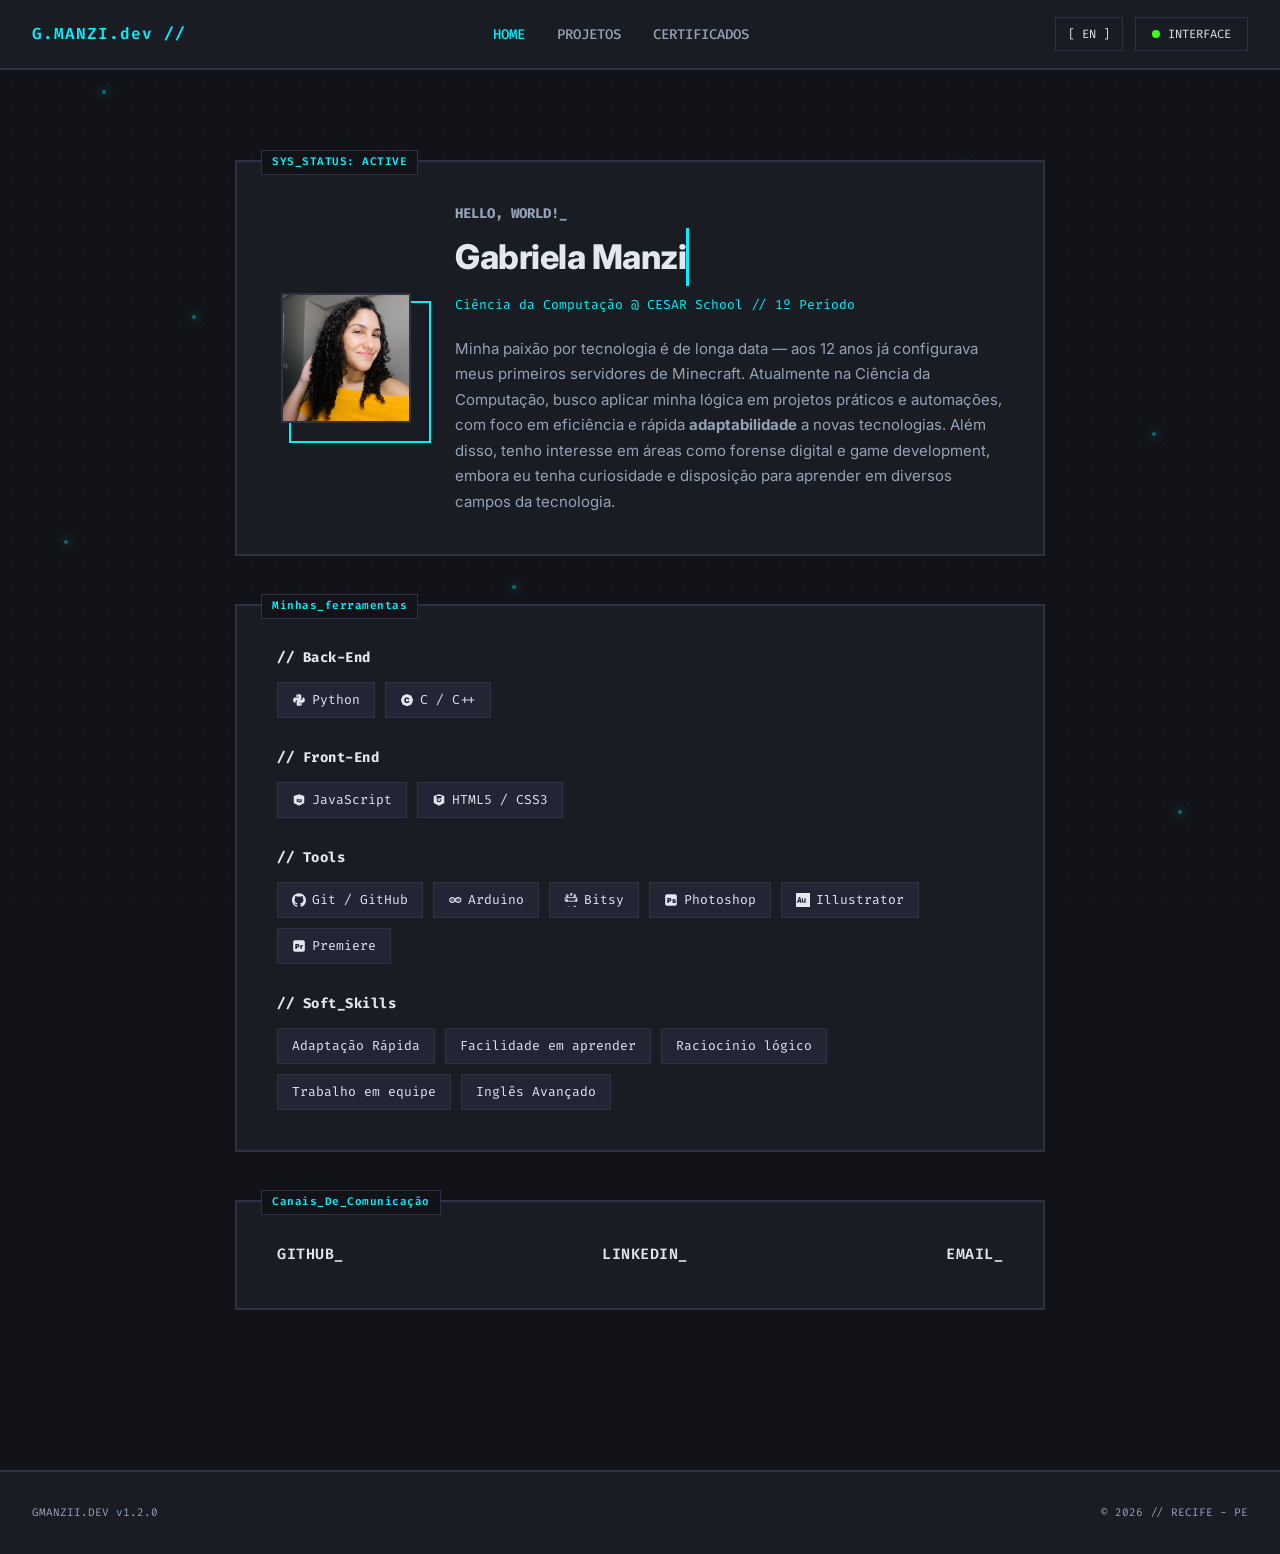
<file: index.html>
<!DOCTYPE html>
<html lang="pt-BR">
<head>
    <meta charset="UTF-8">
    <meta name="viewport" content="width=device-width, initial-scale=1.0">
    <title>G.Manzi // Central</title>
    
    <link rel="preconnect" href="https://fonts.googleapis.com">
    <link rel="preconnect" href="https://fonts.gstatic.com" crossorigin>
    <link href="https://fonts.googleapis.com/css2?family=Fira+Code:wght@400;500;600&family=Inter:wght@400;600;800&display=swap" rel="stylesheet">
    
    <link rel="stylesheet" href="style.css">
</head>
<body class="theme-cyber">

    <div class="background-pontos">
        <span class="ponto-luz" style="top: 10%; left: 8%;"></span>
        <span class="ponto-luz" style="top: 18%; left: 75%;"></span>
        <span class="ponto-luz" style="top: 35%; left: 15%;"></span>
        <span class="ponto-luz" style="top: 42%; left: 45%;"></span> 
        <span class="ponto-luz" style="top: 48%; left: 90%;"></span>
        <span class="ponto-luz" style="top: 60%; left: 5%;"></span>
        <span class="ponto-luz" style="top: 65%; left: 40%;"></span>
        <span class="ponto-luz" style="top: 72%; left: 80%;"></span>
        <span class="ponto-luz" style="top: 88%; left: 25%;"></span>
        <span class="ponto-luz" style="top: 90%; left: 92%;"></span>
        <span class="ponto-luz" style="top: 93%; left: 65%;"></span>
    </div>

    <nav class="nav-principal">
        <div class="nav-logo">G.MANZI.dev //</div>
        <ul class="nav-links">
            <li><a href="index.html" class="active">HOME</a></li>
            <li><a href="projetos.html">PROJETOS</a></li>
            <li><a href="certificados.html">CERTIFICADOS</a></li>
        </ul>
        
        <div class="nav-controles">
            <button class="btn-toggle-lang" onclick="alternarIdioma()">
                <span class="lang-pt">[ EN ]</span>
                <span class="lang-en">[ PT ]</span>
            </button>
            
            <button class="btn-toggle-tema" onclick="alternarTema()" aria-label="Alternar Modo de Interface">
                <span class="status-icon"></span> INTERFACE
            </button>
        </div>
    </nav>

    <main class="container-pagina">
        
        <section class="modulo-tech intro-bloco">
            <div class="tag-modulo">SYS_STATUS: ACTIVE</div>
            <div class="intro-grid">
                <div class="intro-foto-container">
                    <img src="suafoto.jpg" alt="Gabriela Manzi" class="intro-foto">
                </div>
                <div class="intro-texto">
                    <h1 class="titulo-hello">HELLO, WORLD!_</h1>
                    <div class="container-typing">
                        <h2 class="titulo-nome">Gabriela Manzi</h2>
                    </div>
                    
                    <p class="subtitulo">
                        <span class="lang-pt">Ciência da Computação @ CESAR School // 1º Período</span>
                        <span class="lang-en">Computer Science @ CESAR School // 1st Semester</span>
                    </p>
                    
                    <p class="bio-curta">
                        <span class="lang-pt">
                            Minha paixão por tecnologia é de longa data — aos 12 anos já configurava meus primeiros servidores de Minecraft. Atualmente na Ciência da Computação, busco aplicar minha lógica em projetos práticos e automações, com foco em eficiência e rápida <b>adaptabilidade</b> a novas tecnologias. Além disso, tenho interesse em áreas como forense digital e game development, embora eu tenha curiosidade e disposição para aprender em diversos campos da tecnologia.  </span>
                        <span class="lang-en">
                            My passion for technology is long-standing — at 12 years old, I was already configuring my first Minecraft servers. Currently studying Computer Science, I aim to apply my logical reasoning to practical projects and automation, with a focus on efficiency and quick adaptability to new technologies. Additionally, I am interested in areas such as digital forensics and game development, although I have the curiosity and willingness to learn across various fields of technology.</span>
                    </p>
                </div>
            </div>
        </section>

        <section class="modulo-tech">
            <div class="tag-modulo">
                <span class="lang-pt">Minhas_ferramentas</span>
                <span class="lang-en">My_tools</span>
            </div>
            
            <div class="skills-wrapper">
                <div class="skills-categoria">
                    <h3 class="categoria-titulo">// Back-End</h3>
                    <div class="tags-container">
                        <span class="tag-item">
                            <svg class="tech-icon" viewBox="0 0 24 24"><path d="M12.002 2c-5.523 0-5 2.5-5 2.5v2h5v1h-7s-3 0-3 4.5 2.5 4.5 2.5 4.5h1.5v-2c0-.002 0-2.5 2.5-2.5h5s2.5 0 2.5-2.5v-5s.5-2.5-4-2.5zm-2.5 1.75a.75.75 0 1 1 0 1.5.75.75 0 0 1 0-1.5zm2.5 18.25c5.523 0 5-2.5 5-2.5v-2h-5v-1h7s3 0 3-4.5-2.5-4.5-2.5-4.5h-1.5v2c0 .002 0 2.5-2.5 2.5h-5s-2.5 0-2.5 2.5v5s-.5 2.5 4 2.5zm2.5-1.75a.75.75 0 1 1 0-1.5.75.75 0 0 1 0 1.5z"/></svg>
                            Python
                        </span>
                        <span class="tag-item">
                            <svg class="tech-icon" viewBox="0 0 24 24">
                                <polygon points="12,1.5 19.5,4.5 22.5,12 19.5,19.5 12,22.5 4.5,19.5 1.5,12 4.5,4.5" />
                                <text x="6.5" y="16.5" font-size="13">C</text>
                            </svg>
                            C / C++
                        </span>
                    </div>
                </div>

                <div class="skills-categoria">
                    <h3 class="categoria-titulo">// Front-End</h3>
                    <div class="tags-container">
                        <span class="tag-item">
                            <svg class="tech-icon" viewBox="0 0 24 24"><path d="M12 2L3 5v12l9 5 9-5V5zm4.83 14h-1.85v-1.12c-.22.4-.73 1.25-1.95 1.25-1.32 0-2-.95-2-2.18v-3.78h1.85v3.42c0 .6.22 1 .84 1 .6 0 .86-.4.86-1v-3.42h1.85zm-4.7-4.14c0 .88-.63 1.14-1.32 1.34l-.64.2c-.37.1-.47.24-.47.45s.16.38.53.38A1 1 0 0 0 11 14v1.27a2.53 2.53 0 0 1-1.95.14c-1.1-.3-1.46-1-1.46-1.77V13h1.8v.35c0 .28.1.4.47.4.3 0 .43-.13.43-.32a3.31 3.31 0 0 0-.66-.46c-.73-.24-1.63-.58-1.63-1.62v-.12c0-.84.66-1.4 1.77-1.4a2 2 0 0 1 1.76.92l-.93.73a.85.85 0 0 0-.74-.46c-.34 0-.46.16-.46.32v.07c0 .25.2.35.53.46l.54.17c.83.26 1.63.54 1.63 1.6z"/></svg>
                            JavaScript
                        </span>
                        <span class="tag-item">
                            <svg class="tech-icon" viewBox="0 0 24 24"><path d="M12 2L3 5v12l9 5 9-5V5zm4 7h-5.27l.18 1.83H16l-.37 3.86L12 15.74l-3.63-1.05-.24-2.52h1.83l.11 1.17L12 13.91l1.92-.55.2-2.19H8.02L7.5 5.17h9z"/></svg>
                            HTML5 / CSS3
                        </span>
                    </div>
                </div>

                <div class="skills-categoria">
                    <h3 class="categoria-titulo">// Tools</h3>
                    <div class="tags-container">
                        <span class="tag-item">
                            <svg class="tech-icon" viewBox="0 0 24 24"><path d="M12 .297c-6.63 0-12 5.373-12 12 0 5.303 3.438 9.8 8.205 11.385.6.113.82-.258.82-.577 0-.285-.01-1.04-.015-2.04-3.338.724-4.042-1.61-4.042-1.61C4.422 18.07 3.633 17.7 3.633 17.7c-1.087-.744.084-.729.084-.729 1.205.084 1.838 1.236 1.838 1.236 1.07 1.835 2.809 1.305 3.495.998.108-.776.417-1.305.76-1.605-2.665-.3-5.466-1.332-5.466-5.93 0-1.31.465-2.38 1.235-3.22-.135-.303-.54-1.523.105-3.176 0 0 1.005-.322 3.3 1.23.96-.267 1.98-.399 3-.405 1.02.006 2.04.138 3 .405 2.28-1.552 3.285-1.23 3.285-1.23.645 1.653.24 2.873.12 3.176.765.84 1.23 1.91 1.23 3.22 0 4.61-2.805 5.625-5.475 5.92.42.36.81 1.096.81 2.22 0 1.606-.015 2.896-.015 3.286 0 .315.21.69.825.57C20.565 22.092 24 17.592 24 12.297c0-6.627-5.373-12-12-12"/></svg>
                            Git / GitHub
                        </span>
                        <span class="tag-item">
                            <svg class="tech-icon" viewBox="0 0 24 24"><path d="M7.5 7C4.46 7 2 9.24 2 12s2.46 5 5.5 5c2.04 0 3.83-1 4.88-2.51l.12-.18.12.18C13.67 16 15.46 17 17.5 17c3.04 0 5.5-2.24 5.5-5s-2.46-5-5.5-5c-2.04 0-3.83 1-4.88 2.51l-.12.18-.12-.18C10.33 8 8.54 7 7.5 7zm0 2c1.94 0 3.5 1.34 3.5 3s-1.56 3-3.5 3S4 13.66 4 12s1.56-3 3.5-3zm10 0c1.94 0 3.5 1.34 3.5 3s-1.56 3-3.5 3-3.5-1.34-3.5-3 1.56-3 3.5-3zM6 11v2h3v-2H6zm10 0v2h2v-2h-2zm1 0h1v-1h-1v1z"/></svg>
                            Arduino
                        </span>
                        <span class="tag-item">
                            <svg class="tech-icon" viewBox="0 0 24 24" style="flex-shrink:0;">
                                <path d="M4 3h3v3H4zm13 0h3v3h-3zM2 8h20v6H2zm4 16h3v3H6zm11-1v3h3v-3h-3zM4 11h2v3H4zm16 0h2v3h-2zm-3-4h1v1h-1zM5 7h1v1H5zm6-5h2v2h-2zm1-2h2v1h-2z" stroke="currentColor" fill="none" stroke-width="1.5"/>
                            </svg>
                            Bitsy
                        </span>
                        <span class="tag-item">
                            <svg class="tech-icon" viewBox="0 0 24 24">
                                <rect x="2" y="2" width="20" height="20" rx="3" />
                                <text x="4.5" y="16.5" font-size="12">Ps</text>
                            </svg>
                            Photoshop
                        </span>
                        <span class="tag-item">
                            <svg class="tech-icon" viewBox="0 0 24 24"><path d="M0 0v24h24V0H0zm9 16.5H7.2l-.5-1.6H4.3l-.5 1.6H1.6L5 7h2.1l2.3 9.5zm7.5 0h-2.1v-1.4c-.4.6-1.1 1.5-2.3 1.5-1.5 0-2.3-1.2-2.3-3V9.1h2.1v4c0 1 .4 1.5 1.1 1.5.8 0 1.4-.7 1.4-1.7V9.1h2.1v7.4zM5.5 9L4.7 12.3h1.7L5.5 9z"/></svg>
                            Illustrator
                        </span>
                        <span class="tag-item">
                            <svg class="tech-icon" viewBox="0 0 24 24">
                                <rect x="2" y="2" width="20" height="20" rx="3" />
                                <text x="5" y="16.5" font-size="12">Pr</text>
                            </svg>
                            Premiere
                        </span>
                    </div>
                </div>

                <div class="skills-categoria">
                    <h3 class="categoria-titulo">// Soft_Skills</h3>
                    
                    <div class="tags-container lang-pt">
                        <span class="tag-item">Adaptação Rápida</span>
                        <span class="tag-item">Facilidade em aprender</span>
                        <span class="tag-item">Raciocínio lógico</span>
                        <span class="tag-item">Trabalho em equipe</span>
                        <span class="tag-item">Inglês Avançado</span>
                    </div>
                    
                    <div class="tags-container lang-en">
                        <span class="tag-item">Fast Adaptation</span>
                        <span class="tag-item">Quick Learner</span>
                        <span class="tag-item">Logical Reasoning</span>
                        <span class="tag-item">Teamwork</span>
                        <span class="tag-item">Advanced English</span>
                    </div>
                </div>
            </div>
        </section>

        <section class="modulo-tech">
            <div class="tag-modulo">
                <span class="lang-pt">Canais_De_Comunicação</span>
                <span class="lang-en">Contact_Channels</span>
            </div>
            <div class="contato-grid">
                <a href="https://github.com/GManzii" target="_blank" rel="noopener" class="link-contato">GITHUB_</a>
                <a href="https://www.linkedin.com/in/gabriela-manzi/" target="_blank" rel="noopener" class="link-contato">LINKEDIN_</a>
                <a href="https://mail.google.com/mail/?view=cm&fs=1&to=gabrielamanzicorreia@gmail.com" target="_blank" rel="noopener" class="link-contato">EMAIL_</a>
            </div>
        </section>

    </main>

    <footer class="rodape-industrial">
        <span class="cod-id">GMANZII.DEV v1.2.0</span>
        <span class="copyright">© 2026 // RECIFE - PE</span>
    </footer>

    <script>
        function alternarTema() {
            document.body.classList.toggle("light-mode");
            const isLight = document.body.classList.contains("light-mode");
            localStorage.setItem("portfolio-theme", isLight ? "light" : "cyber");
        }

        function alternarIdioma() {
            document.body.classList.toggle("lang-en-active");
            const isEn = document.body.classList.contains("lang-en-active");
            localStorage.setItem("portfolio-lang", isEn ? "en" : "pt");
        }

        (function() {
            const temaSalvo = localStorage.getItem("portfolio-theme");
            if (temaSalvo === "light") {
                document.body.classList.add("light-mode");
            }
            const idiomaSalvo = localStorage.getItem("portfolio-lang");
            if (idiomaSalvo === "en") {
                document.body.classList.add("lang-en-active");
            }
        })();
    </script>
</body>
</html>
</file>
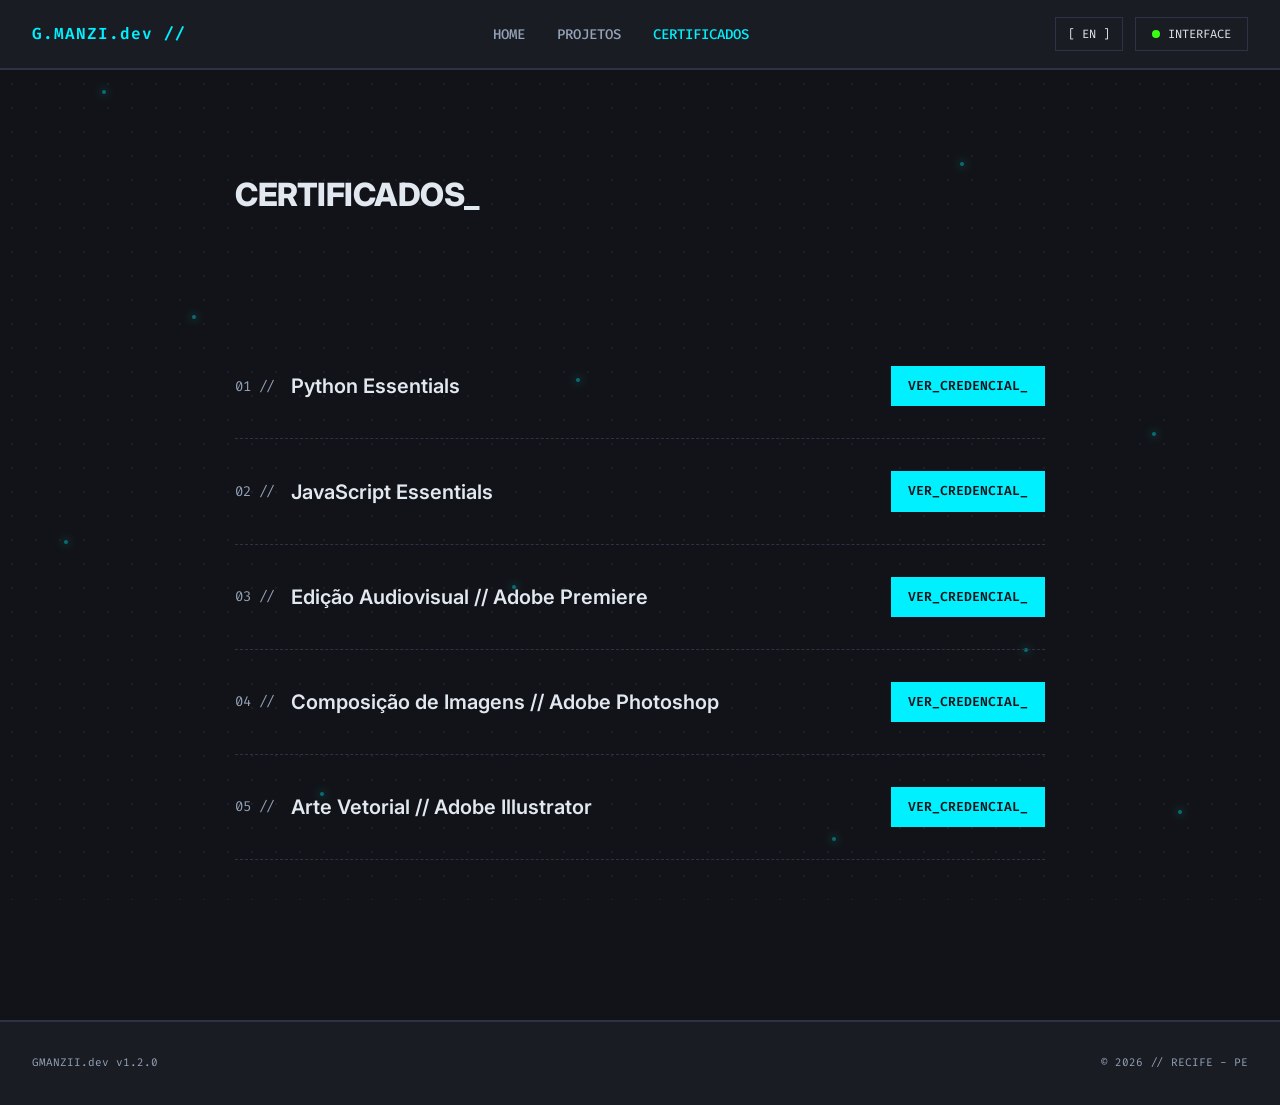
<file: certificados.html>
<!DOCTYPE html>
<html lang="pt-BR">
<head>
    <meta charset="UTF-8">
    <meta name="viewport" content="width=device-width, initial-scale=1.0">
    <title>G.Manzi // Certificados</title>
    
    <link rel="preconnect" href="https://fonts.googleapis.com">
    <link rel="preconnect" href="https://fonts.gstatic.com" crossorigin>
    <link href="https://fonts.googleapis.com/css2?family=Fira+Code:wght@400;500;600&family=Inter:wght@400;600;800&display=swap" rel="stylesheet">
    
    <link rel="stylesheet" href="style.css">
</head>
<body class="theme-cyber">

    <div class="background-pontos">
    <span class="ponto-luz" style="top: 10%; left: 8%;"></span>
    <span class="ponto-luz" style="top: 18%; left: 75%;"></span>
    <span class="ponto-luz" style="top: 35%; left: 15%;"></span>
    <span class="ponto-luz" style="top: 42%; left: 45%;"></span> 
    <span class="ponto-luz" style="top: 48%; left: 90%;"></span>
    <span class="ponto-luz" style="top: 60%; left: 5%;"></span>
    <span class="ponto-luz" style="top: 65%; left: 40%;"></span>
    <span class="ponto-luz" style="top: 72%; left: 80%;"></span>
    <span class="ponto-luz" style="top: 88%; left: 25%;"></span>
    <span class="ponto-luz" style="top: 90%; left: 92%;"></span>
    <span class="ponto-luz" style="top: 93%; left: 65%;"></span>
</div>

    <nav class="nav-principal">
        <div class="nav-logo">G.MANZI.dev //</div>
        <ul class="nav-links">
            <li><a href="index.html">HOME</a></li>
            <li><a href="projetos.html">PROJETOS</a></li>
            <li><a href="certificados.html" class="active">CERTIFICADOS</a></li>
        </ul>
        
        <div class="nav-controles">
            <button class="btn-toggle-lang" onclick="alternarIdioma()">
                <span class="lang-pt">[ EN ]</span>
                <span class="lang-en">[ PT ]</span>
            </button>
            <button class="btn-toggle-tema" onclick="alternarTema()" aria-label="Alternar Modo de Interface">
                <span class="status-icon"></span> INTERFACE
            </button>
        </div>
    </nav>

    <main class="container-pagina">
        
        <header class="certificados-header">
            <div class="tag-modulo">SYS_STATUS: VALIDATED</div>
            <h1 class="titulo-certificados">
                <span class="lang-pt">CERTIFICADOS_</span>
                <span class="lang-en">CERTIFICATIONS_</span>
            </h1>
        </header>

        <div class="lista-certificados">
            
            <div class="cert-item">
                <div class="cert-info">
                    <span class="cert-index">01 //</span>
                    <h2 class="cert-nome">Python Essentials</h2>
                </div>
                <a href="https://www.credly.com/badges/6b39206a-ed18-439d-aa33-148b11f60506" target="_blank" rel="noopener" class="cert-action-btn">
                    <span class="lang-pt">VER_CREDENCIAL_</span>
                    <span class="lang-en">VIEW_BADGE_</span>
                </a>
            </div>

            <div class="cert-item">
                <div class="cert-info">
                    <span class="cert-index">02 //</span>
                    <h2 class="cert-nome">JavaScript Essentials</h2>
                </div>
                <a href="https://www.credly.com/badges/15bdba13-9697-4043-a671-9788cea02ee9" target="_blank" rel="noopener" class="cert-action-btn">
                    <span class="lang-pt">VER_CREDENCIAL_</span>
                    <span class="lang-en">VIEW_BADGE_</span>
                </a>
            </div>

            <div class="cert-item">
                <div class="cert-info">
                    <span class="cert-index">03 //</span>
                    <h2 class="cert-nome">
                        <span class="lang-pt">Edição Audiovisual // Adobe Premiere</span>
                        <span class="lang-en">Video Editing // Adobe Premiere</span>
                    </h2>
                </div>
                <a href="https://hub.saga.com.br/certificado?chave=D42D7A34" target="_blank" rel="noopener" class="cert-action-btn">
                    <span class="lang-pt">VER_CREDENCIAL_</span>
                    <span class="lang-en">VIEW_BADGE_</span>
                </a>
            </div>

            <div class="cert-item">
                <div class="cert-info">
                    <span class="cert-index">04 //</span>
                    <h2 class="cert-nome">
                        <span class="lang-pt">Composição de Imagens // Adobe Photoshop</span>
                        <span class="lang-en">Image Composition // Adobe Photoshop</span>
                    </h2>
                </div>
                <a href="https://hub.saga.com.br/certificado?chave=8E5C8E0D" target="_blank" rel="noopener" class="cert-action-btn">
                    <span class="lang-pt">VER_CREDENCIAL_</span>
                    <span class="lang-en">VIEW_BADGE_</span>
                </a>
            </div>

            <div class="cert-item">
                <div class="cert-info">
                    <span class="cert-index">05 //</span>
                    <h2 class="cert-nome">
                        <span class="lang-pt">Arte Vetorial // Adobe Illustrator</span>
                        <span class="lang-en">Vector Graphics // Adobe Illustrator</span>
                    </h2>
                </div>
                <a href="https://hub.saga.com.br/certificado?chave=90621359" target="_blank" rel="noopener" class="cert-action-btn">
                    <span class="lang-pt">VER_CREDENCIAL_</span>
                    <span class="lang-en">VIEW_BADGE_</span>
                </a>
            </div>

        </div>

    </main>

    <footer class="rodape-industrial">
        <span class="cod-id">GMANZII.dev v1.2.0</span>
        <span class="copyright">© 2026 // RECIFE - PE</span>
    </footer>

    <script>
        function alternarTema() {
            document.body.classList.toggle("light-mode");
            const isLight = document.body.classList.contains("light-mode");
            localStorage.setItem("portfolio-theme", isLight ? "light" : "cyber");
        }

        function alternarIdioma() {
            document.body.classList.toggle("lang-en-active");
            const isEn = document.body.classList.contains("lang-en-active");
            localStorage.setItem("portfolio-lang", isEn ? "en" : "pt");
        }

        (function() {
            const temaSalvo = localStorage.getItem("portfolio-theme");
            if (temaSalvo === "light") document.body.classList.add("light-mode");

            const idiomaSalvo = localStorage.getItem("portfolio-lang");
            if (idiomaSalvo === "en") document.body.classList.add("lang-en-active");
        })();
    </script>
</body>
</html>
</file>
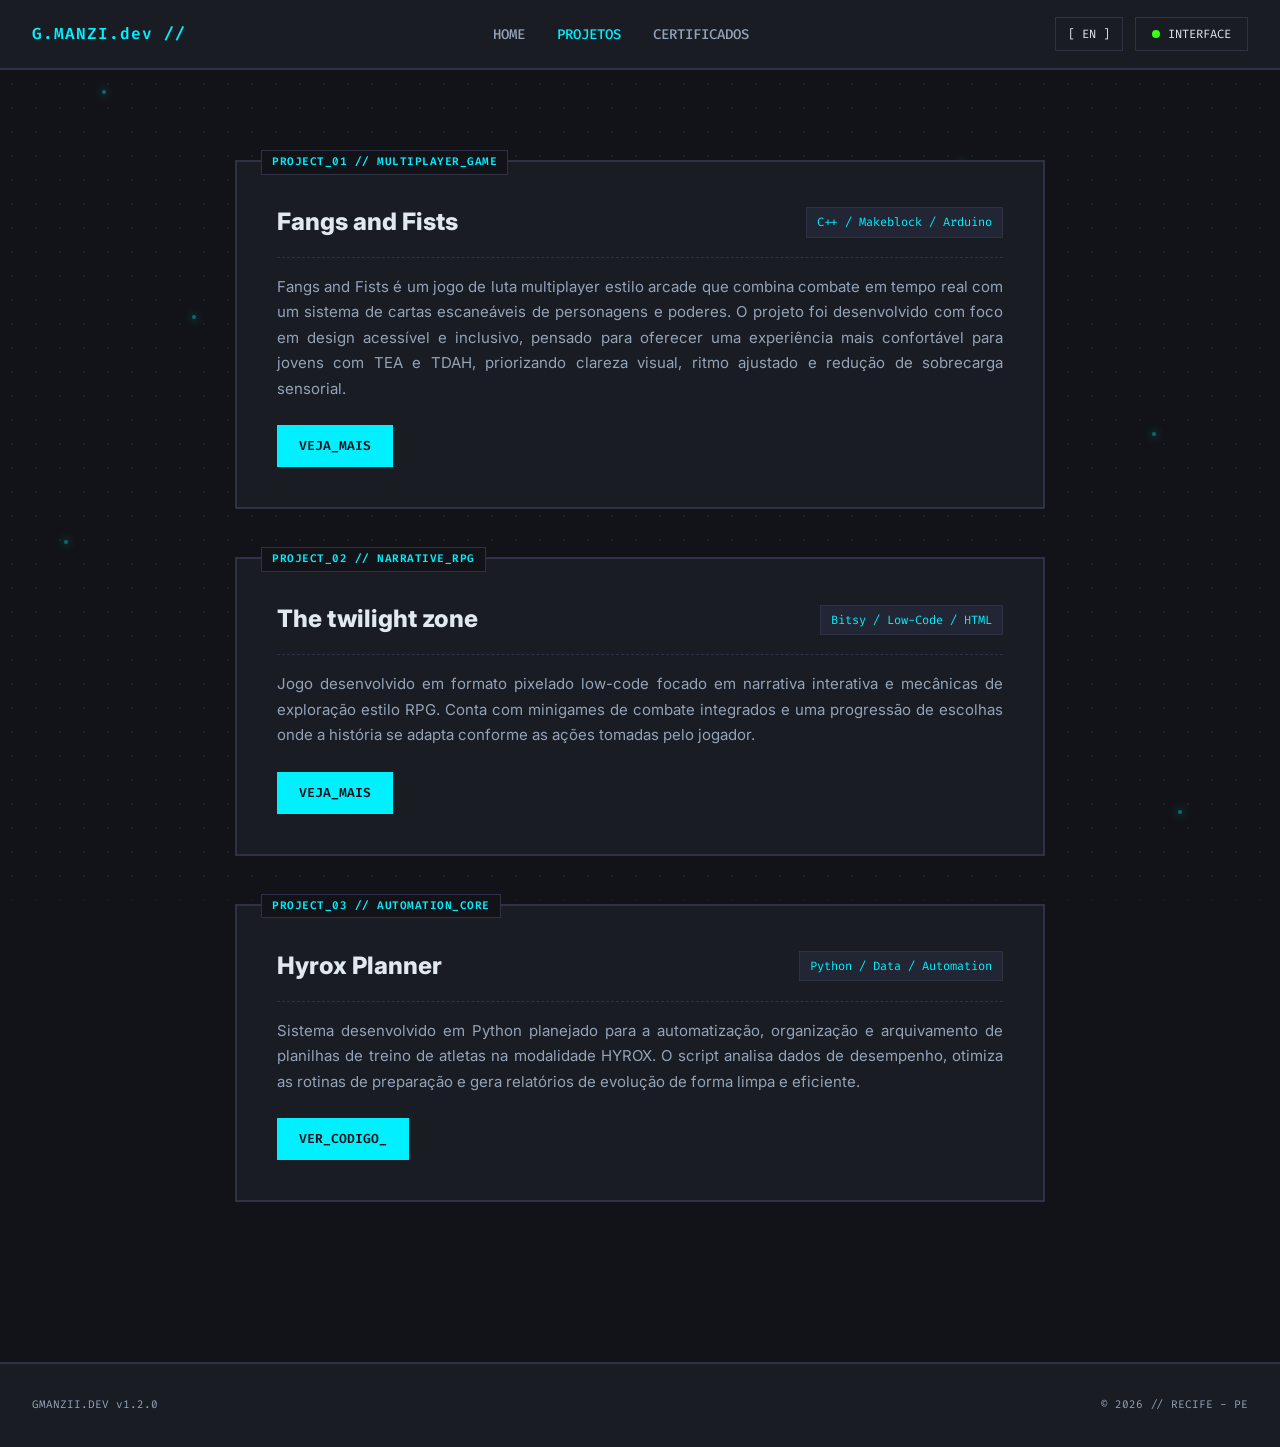
<file: projetos.html>
<!DOCTYPE html>
<html lang="pt-BR">
<head>
    <meta charset="UTF-8">
    <meta name="viewport" content="width=device-width, initial-scale=1.0">
    <title>G. Manzi // Projetos</title>
    
    <link rel="preconnect" href="https://fonts.googleapis.com">
    <link rel="preconnect" href="https://fonts.gstatic.com" crossorigin>
    <link href="https://fonts.googleapis.com/css2?family=Fira+Code:wght@400;500;600&family=Inter:wght@400;600;800&display=swap" rel="stylesheet">
    
    <link rel="stylesheet" href="style.css">
</head>
<body class="theme-cyber">

    <div class="background-pontos">
    <span class="ponto-luz" style="top: 10%; left: 8%;"></span>
    <span class="ponto-luz" style="top: 18%; left: 75%;"></span>
    <span class="ponto-luz" style="top: 35%; left: 15%;"></span>
    <span class="ponto-luz" style="top: 42%; left: 45%;"></span> 
    <span class="ponto-luz" style="top: 48%; left: 90%;"></span>
    <span class="ponto-luz" style="top: 60%; left: 5%;"></span>
    <span class="ponto-luz" style="top: 65%; left: 40%;"></span>
    <span class="ponto-luz" style="top: 72%; left: 80%;"></span>
    <span class="ponto-luz" style="top: 88%; left: 25%;"></span>
    <span class="ponto-luz" style="top: 90%; left: 92%;"></span>
    <span class="ponto-luz" style="top: 93%; left: 65%;"></span>
</div>

    <nav class="nav-principal">
        <div class="nav-logo">G.MANZI.dev //</div>
        <ul class="nav-links">
            <li><a href="index.html">HOME</a></li>
            <li><a href="projetos.html" class="active">PROJETOS</a></li>
            <li><a href="certificados.html">CERTIFICADOS</a></li>
        </ul>
        
        <div class="nav-controles">
            <button class="btn-toggle-lang" onclick="alternarIdioma()">
                <span class="lang-pt">[ EN ]</span>
                <span class="lang-en">[ PT ]</span>
            </button>
            <button class="btn-toggle-tema" onclick="alternarTema()" aria-label="Alternar Modo de Interface">
                <span class="status-icon"></span> INTERFACE
            </button>
        </div>
    </nav>

    <main class="container-pagina">

        <section class="modulo-tech">
            <div class="tag-modulo">PROJECT_01 // MULTIPLAYER_GAME</div>
            <div class="projeto-header">
                <h2 class="projeto-titulo">Fangs and Fists</h2>
                <span class="projeto-tech-badge">C++ / Makeblock / Arduino</span>
            </div>
            
            <p class="projeto-descricao">
                <span class="lang-pt">
                    Fangs and Fists é um jogo de luta multiplayer estilo arcade que combina combate em tempo real com um sistema de cartas escaneáveis de personagens e poderes. O projeto foi desenvolvido com foco em design acessível e inclusivo, pensado para oferecer uma experiência mais confortável para jovens com TEA e TDAH, priorizando clareza visual, ritmo ajustado e redução de sobrecarga sensorial.
                </span>
                <span class="lang-en">
                    Fangs and Fists is an arcade-style multiplayer fighting game that combines real-time combat with a system of scannable character and power cards. The project was developed with a focus on accessible and inclusive design, tailored to offer a more comfortable experience for youth with ASD and ADHD, prioritizing visual clarity, adjusted pacing, and sensory overload reduction.
                </span>
            </p>
            
            <div class="projeto-links">
                <a href="https://sites.google.com/cesar.school/acessibilidade-e-jogos-grupo-1/home?authuser=0" target="_blank" rel="noopener" class="btn-projeto">
                    <span class="lang-pt">VEJA_MAIS</span>
                    <span class="lang-en">SEE_MORE</span>
                </a>
            </div>
        </section>

        <section class="modulo-tech">
            <div class="tag-modulo">PROJECT_02 // NARRATIVE_RPG</div>
            <div class="projeto-header">
                <h2 class="projeto-titulo">The twilight zone</h2>
                <span class="projeto-tech-badge">Bitsy / Low-Code / HTML</span>
            </div>
            
            <p class="projeto-descricao">
                <span class="lang-pt">
                    Jogo desenvolvido em formato pixelado low-code focado em narrativa interativa e mecânicas de exploração estilo RPG. Conta com minigames de combate integrados e uma progressão de escolhas onde a história se adapta conforme as ações tomadas pelo jogador.
                </span>
                <span class="lang-en">
                    A low-code pixel-art game focused on interactive narrative and RPG-style exploration mechanics. It features integrated combat mini-games and a choice-driven progression where the story adapts based on the player's actions.
                </span>
            </p>
            
            <div class="projeto-links">
                <a href="https://gabimanzi.itch.io/the-twilight-zone" target="_blank" rel="noopener" class="btn-projeto">
                    <span class="lang-pt">VEJA_MAIS</span>
                    <span class="lang-en">SEE_MORE</span>
                </a>
            </div>
        </section>

        <section class="modulo-tech">
            <div class="tag-modulo">PROJECT_03 // AUTOMATION_CORE</div>
            <div class="projeto-header">
                <h2 class="projeto-titulo">Hyrox Planner</h2>
                <span class="projeto-tech-badge">Python / Data / Automation</span>
            </div>
            
            <p class="projeto-descricao">
                <span class="lang-pt">
                    Sistema desenvolvido em Python planejado para a automatização, organização e arquivamento de planilhas de treino de atletas na modalidade HYROX. O script analisa dados de desempenho, otimiza as rotinas de preparação e gera relatórios de evolução de forma limpa e eficiente.
                </span>
                <span class="lang-en">
                    A system developed in Python engineered to automate, organize, and archive training schedules for HYROX athletes. The script analyzes performance data, optimizes prep routines, and generates efficiency evolution reports.
                </span>
            </p>
            
            <div class="projeto-links">
                <a href="https://github.com/GManzii/Projeto-hyrox-planner" target="_blank" rel="noopener" class="btn-projeto">
                    <span class="lang-pt">VER_CODIGO_</span>
                    <span class="lang-en">VIEW_CODE_</span>
                </a>
            </div>
        </section>

    </main>

    <footer class="rodape-industrial">
        <span class="cod-id">GMANZII.DEV v1.2.0</span>
        <span class="copyright">© 2026 // RECIFE - PE</span>
    </footer>

    <script>
        function alternarTema() {
            document.body.classList.toggle("light-mode");
            const isLight = document.body.classList.contains("light-mode");
            localStorage.setItem("portfolio-theme", isLight ? "light" : "cyber");
        }

        function alternarIdioma() {
            document.body.classList.toggle("lang-en-active");
            const isEn = document.body.classList.contains("lang-en-active");
            localStorage.setItem("portfolio-lang", isEn ? "en" : "pt");
        }

        (function() {
            const temaSalvo = localStorage.getItem("portfolio-theme");
            if (temaSalvo === "light") document.body.classList.add("light-mode");

            const idiomaSalvo = localStorage.getItem("portfolio-lang");
            if (idiomaSalvo === "en") document.body.classList.add("lang-en-active");
        })();
    </script>
</body>
</html>
</file>
<file: style.css>
:root {
    --fundo-principal: #121318;
    --fundo-modulo: #1a1c23;
    --texto-vibrante: #00f0ff; 
    --texto-principal: #e2e8f0; 
    --texto-suave: #94a3b8;
    --bordas-tech: #2e3244; 
    --tag-bg: #222533;
    --status-active: #39ff14; 
    
    --fonte-mono: 'Fira Code', monospace;
    --fonte-sans: 'Inter', sans-serif;
}

body.light-mode {
    --fundo-principal: #f1f5f9;
    --fundo-modulo: #ffffff;
    --texto-vibrante: #7c3aed; 
    --texto-principal: #0f172a;
    --texto-suave: #475569;
    --bordas-tech: #cbd5e1;
    --tag-bg: #e2e8f0;
}

* {
    margin: 0;
    padding: 0;
    box-sizing: border-box;
}

body {
    background-color: var(--fundo-principal);
    color: var(--texto-principal);
    font-family: var(--fonte-sans);
    line-height: 1.7;
    padding-top: 100px; 
    position: relative;
    overflow-x: hidden;
    transition: background-color 0.3s, color 0.3s;
}

/* Malha de fundo simulando papel milimetrado/pontos */
.background-pontos {
    position: fixed;
    top: 0;
    left: 0;
    width: 100%;
    height: 100%;
    background-image: radial-gradient(var(--bordas-tech) 1px, transparent 1px);
    background-size: 24px 24px;
    opacity: 0.4;
    z-index: -2;
    pointer-events: none;
}

/* Pontos elétricos azuis pulsantes (Item 2) */
.ponto-luz {
    position: absolute;
    width: 4px; /* Um pouquinho maior para reter mais luz */
    height: 4px;
    background-color: var(--texto-vibrante);
    border-radius: 50%;
    animation: pulsaPonto 4s infinite ease-in-out;
    
    /* Brilho neon acumulado muito mais forte */
    box-shadow: 0 0 8px var(--texto-vibrante), 
                0 0 16px var(--texto-vibrante), 
                0 0 24px var(--texto-vibrante);
}

.ponto-luz:nth-child(2) { animation-delay: 1s; }
.ponto-luz:nth-child(3) { animation-delay: 2.5s; }
.ponto-luz:nth-child(4) { animation-delay: 1.8s; }
/* Delays adicionais para os novos pontos não piscarem todos juntos */
.ponto-luz:nth-child(5) { animation-delay: 0.5s; }
.ponto-luz:nth-child(7) { animation-delay: 3s; }
.ponto-luz:nth-child(10) { animation-delay: 2.2s; }

body.light-mode .ponto-luz {
    display: none; 
}

@keyframes pulsaPonto {
    /* Mudei de 0.1 para 0.4 para a luz nunca sumir totalmente */
    0%, 100% { 
        opacity: 0.4; 
        transform: scale(0.9); 
    }
    /* No pico, ela explode o brilho expandindo o tamanho */
    50% { 
        opacity: 1; 
        transform: scale(1.5); 
    }
}

.container-pagina {
    max-width: 850px;
    margin: 0 auto;
    padding: 60px 20px 100px;
    display: flex;
    flex-direction: column;
    gap: 48px; 
    z-index: 5;
}

.nav-principal {
    position: fixed;
    top: 0;
    left: 0;
    width: 100%;
    height: 70px;
    background-color: var(--fundo-modulo);
    border-bottom: 2px solid var(--bordas-tech);
    display: flex;
    justify-content: space-between;
    align-items: center;
    padding: 0 32px;
    z-index: 1000;
}

.nav-logo {
    font-family: var(--fonte-mono);
    font-weight: 600;
    color: var(--texto-vibrante);
    letter-spacing: 1px;
}

.nav-links {
    display: flex;
    list-style: none;
    gap: 32px; 
}

.nav-links a {
    font-family: var(--fonte-mono);
    font-size: 14px;
    color: var(--texto-suave);
    text-decoration: none;
    font-weight: 500;
    transition: color 0.2s;
}

.nav-links a:hover, 
.nav-links a.active {
    color: var(--texto-vibrante);
}

.btn-toggle-tema {
    font-family: var(--fonte-mono);
    font-size: 12px;
    background: transparent;
    border: 1px solid var(--bordas-tech);
    color: var(--texto-principal);
    padding: 8px 16px;
    cursor: pointer;
    display: flex;
    align-items: center;
    gap: 8px;
    transition: all 0.2s;
}

.btn-toggle-tema:hover {
    border-color: var(--texto-vibrante);
    color: var(--texto-vibrante);
}

.status-icon {
    width: 8px;
    height: 8px;
    background-color: var(--status-active);
    border-radius: 50%;
    display: inline-block;
}

.modulo-tech {
    background-color: var(--fundo-modulo);
    border: 2px solid var(--bordas-tech);
    padding: 40px; 
    position: relative;
    backdrop-filter: blur(2px);
}

.tag-modulo {
    position: absolute;
    top: -12px;
    left: 24px;
    background-color: var(--fundo-principal);
    border: 1px solid var(--bordas-tech);
    padding: 2px 10px;
    font-family: var(--fonte-mono);
    font-size: 11px;
    color: var(--texto-vibrante);
    font-weight: 600;
    letter-spacing: 0.5px;
}

.intro-grid {
    display: flex;
    align-items: center;
    gap: 40px;
}

.intro-foto-container {
    position: relative;
    flex-shrink: 0;
    padding: 4px;
}

.intro-foto-container::before {
    content: '';
    position: absolute;
    top: 12px;
    left: 12px;
    width: 100%;
    height: 100%;
    border: 2px solid var(--texto-vibrante);
    z-index: -1;
    transition: all 0.3s ease;
}

.intro-foto {
    width: 130px;
    height: 130px;
    object-fit: cover;
    border: 2px solid var(--bordas-tech);
    background-color: var(--fundo-principal);
    display: block;
}

.intro-bloco:hover .intro-foto-container::before {
    top: 6px;
    left: 6px;
}

.intro-texto {
    flex-grow: 1;
}

@media (max-width: 650px) {
    .intro-grid {
        flex-direction: column;
        align-items: flex-start;
        gap: 24px;
    }
}

.titulo-hello {
    font-family: var(--fonte-mono);
    font-size: 14px;
    color: var(--texto-suave);
    margin-bottom: 2px;
}

.container-typing {
    display: inline-block;
    margin-bottom: 6px;
}

.titulo-nome {
    font-size: 34px;
    font-weight: 800;
    letter-spacing: -0.5px;
    color: var(--texto-principal);
    font-family: var(--fonte-sans);
    white-space: nowrap;
    overflow: hidden; 
    border-right: 3px solid var(--texto-vibrante); 
    width: 0;
    animation: 
        escrevendo 2.5s steps(14) forwards,
        cursorPiscando 0.8s step-end infinite;
}

@keyframes escrevendo {
    from { width: 0; }
    to { width: 100%; }
}

@keyframes cursorPiscando {
    from, to { border-color: transparent; }
    50% { border-color: var(--texto-vibrante); }
}

.subtitulo {
    font-family: var(--fonte-mono);
    font-size: 13px;
    color: var(--texto-vibrante);
    margin-bottom: 20px;
}

.bio-curta {
    color: var(--texto-suave);
    font-size: 15px;
}

.bio-curta em {
    color: var(--texto-principal);
    font-style: normal;
    font-weight: 600;
}

.skills-wrapper {
    display: flex;
    flex-direction: column;
    gap: 28px;
}

.categoria-titulo {
    font-family: var(--fonte-mono);
    font-size: 14px;
    color: var(--texto-principal);
    margin-bottom: 12px;
    letter-spacing: 0.5px;
}

.tags-container {
    display: flex;
    flex-wrap: wrap;
    gap: 10px;
}

.tag-item {
    font-family: var(--fonte-mono);
    font-size: 13px;
    background-color: var(--tag-bg);
    border: 1px solid var(--bordas-tech);
    padding: 6px 14px;
    color: var(--texto-principal);
    transition: all 0.2s;
    
    /* Alinhamento flex para suportar ícones SVG inline */
    display: inline-flex;
    align-items: center;
    gap: 6px;
}

.tag-item:hover {
    border-color: var(--texto-vibrante);
    color: var(--texto-vibrante);
    background-color: var(--fundo-principal);
}

/* Controle restrito de dimensões e paleta para os símbolos */
.tech-icon {
    width: 12px !important;    /* Força o tamanho compacto horizontal */
    height: 12px !important;   /* Força o tamanho compacto vertical */
    max-width: 100%;
    display: inline-block;
    vertical-align: middle;
    fill: currentColor;        /* Faz o ícone adotar a cor dinâmica do texto da tag */
}

/* Grid de Contato */
.contato-grid {
    display: flex;
    justify-content: space-between;
    align-items: center;
    flex-wrap: wrap;
    gap: 16px;
}

.link-contato {
    font-family: var(--fonte-mono);
    color: var(--texto-principal);
    text-decoration: none;
    font-weight: 600;
    font-size: 15px;
    letter-spacing: 0.5px;
    transition: color 0.2s;
}

.link-contato:hover {
    color: var(--texto-vibrante);
}

.rodape-industrial {
    margin-top: 60px;
    border-top: 2px solid var(--bordas-tech);
    padding: 32px;
    display: flex;
    justify-content: space-between;
    font-family: var(--fonte-mono);
    font-size: 11px;
    color: var(--texto-suave);
    background-color: var(--fundo-modulo);
}

.lang-en {
    display: none;
}

body.lang-en-active .lang-pt {
    display: none;
}

body.lang-en-active .lang-en {
    display: inline; 
}

body.lang-en-active div.lang-en,
body.lang-en-active p.lang-en {
    display: block;
}

.nav-controles {
    display: flex;
    gap: 12px;
    align-items: center;
}

.btn-toggle-lang {
    font-family: var(--fonte-mono);
    font-size: 12px;
    background: transparent;
    border: 1px solid var(--bordas-tech);
    color: var(--texto-principal);
    padding: 8px 12px;
    cursor: pointer;
    transition: all 0.2s;
}

.btn-toggle-lang:hover {
    border-color: var(--texto-vibrante);
    color: var(--texto-vibrante);
}

.projeto-header {
    display: flex;
    justify-content: space-between;
    align-items: center;
    border-bottom: 1px dashed var(--bordas-tech);
    padding-bottom: 14px;
    margin-bottom: 16px;
    flex-wrap: wrap;
    gap: 12px;
}

.projeto-titulo {
    font-size: 24px;
    font-weight: 800;
    color: var(--texto-principal);
}

.projeto-tech-badge {
    font-family: var(--fonte-mono);
    font-size: 12px;
    color: var(--texto-vibrante);
    background-color: var(--tag-bg);
    border: 1px solid var(--bordas-tech);
    padding: 4px 10px;
}

.projeto-descricao {
    font-size: 15px;
    color: var(--texto-suave);
    margin-bottom: 24px;
    text-align: justify;
}

.btn-projeto {
    display: inline-block;
    font-family: var(--fonte-mono);
    font-size: 13px;
    font-weight: 600;
    color: var(--fundo-principal);
    background-color: var(--texto-vibrante);
    border: 2px solid var(--texto-vibrante);
    padding: 8px 20px;
    text-decoration: none;
    transition: all 0.2s ease;
}

.btn-projeto:hover {
    background-color: transparent;
    color: var(--texto-vibrante);
}

body.light-mode .btn-projeto {
    color: #ffffff;
}
body.light-mode .btn-projeto:hover {
    color: var(--texto-vibrante);
}

/* ==========================================================================
   ESTILOS ADICIONAIS: CERTIFICADOS (MINIMALISTA & ESPAÇADO)
   ========================================================================== */
.certificados-header {
    margin-bottom: 64px; 
}

.titulo-certificados {
    font-size: 32px;
    font-weight: 800;
    color: var(--texto-principal);
    margin-top: 8px;
    letter-spacing: -0.5px;
}

.lista-certificados {
    display: flex;
    flex-direction: column;
    gap: 0; 
}

.cert-item {
    display: flex;
    justify-content: space-between;
    align-items: center;
    padding: 32px 0; 
    border-bottom: 1px dashed var(--bordas-tech);
    flex-wrap: wrap;
    gap: 16px;
}

.cert-info {
    display: flex;
    align-items: center;
    gap: 16px;
}

.cert-index {
    font-family: var(--fonte-mono);
    font-size: 14px;
    color: var(--texto-suave);
}

.cert-nome {
    font-size: 20px;
    font-weight: 600;
    color: var(--texto-principal);
}

.cert-action-btn {
    font-family: var(--fonte-mono);
    font-size: 13px;
    font-weight: 600;
    color: var(--fundo-principal);
    background-color: var(--texto-vibrante);
    border: 1px solid var(--texto-vibrante);
    padding: 8px 16px;
    text-decoration: none;
    transition: all 0.2s ease;
}

.cert-action-btn:hover {
    background-color: transparent;
    color: var(--texto-vibrante);
}

.cert-action-btn.link-desabilitado {
    background-color: transparent;
    border-color: var(--bordas-tech);
    color: var(--texto-suave);
    pointer-events: none; 
    opacity: 0.6;
}

body.light-mode .cert-action-btn:not(.link-desabilitado) {
    color: #ffffff;
}
body.light-mode .cert-action-btn:not(.link-desabilitado):hover {
    color: var(--texto-vibrante);
}

@media (max-width: 600px) {
    .cert-item {
        flex-direction: column;
        align-items: flex-start;
        padding: 24px 0;
    }
    
    .cert-action-btn {
        width: 100%;
        text-align: center;
    }
}
/* ==========================================================================
   AJUSTES DOS ÍCONES DAS TAGS
   ========================================================================== */

/* Alinha o texto com o ícone nas tags */
.tag-item {
    display: inline-flex !important;
    align-items: center !important;
    gap: 6px !important;
}

/* Controla o formato global dos SVGs */
.tech-icon {
    width: 14px !important;   /* Aumentado levemente para 14px para dar mais nitidez às letras */
    height: 14px !important;
    max-width: 100% !important;
    display: inline-block !important;
    vertical-align: middle !important;
    fill: currentColor !important; 
    flex-shrink: 0 !important;
}

/* O PULOR DO GATO: Evita que o preenchimento do CSS pinte as letras internas de Ps, Pr, C */
.tech-icon text {
    font-family: 'Inter', 'Arial Black', sans-serif !important;
    fill: var(--fundo-modulo, #1a1c23) !important; /* Faz o texto interno herdar a cor de fundo */
    font-weight: 900 !important;
}

/* Ajuste específico para quando o usuário passar o mouse por cima (Hover) */
.tag-item:hover .tech-icon text {
    fill: var(--fundo-principal, #121318) !important;
}
</file>
